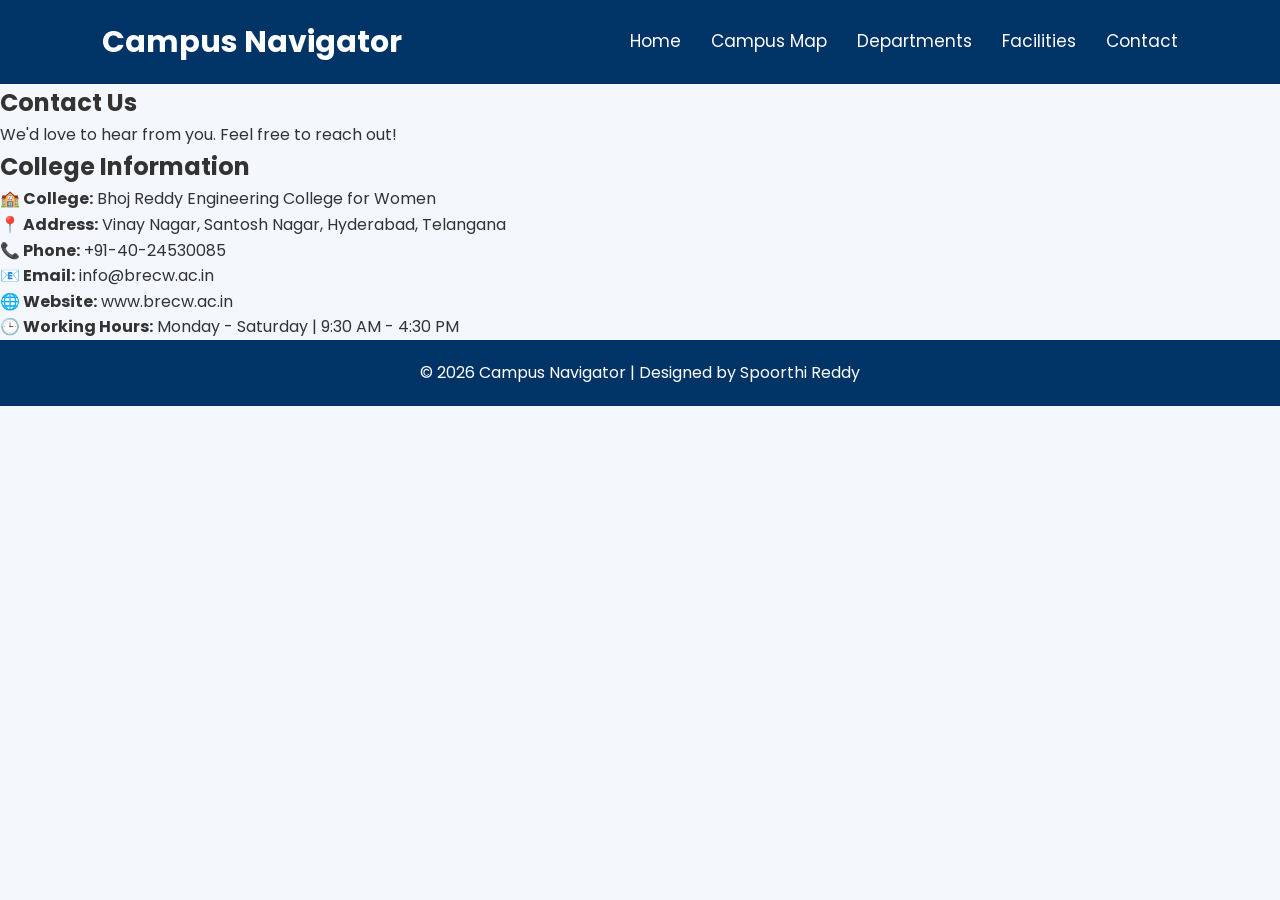
<file: contact.html>
<!DOCTYPE html>
<html lang="en">

<head>

    <meta charset="UTF-8">
    <meta name="viewport" content="width=device-width, initial-scale=1.0">

    <title>Contact | Campus Navigator</title>

    <link rel="stylesheet" href="css/style.css">

</head>

<body>

<header>

    <nav class="navbar">

        <div class="logo">
            <h2>Campus Navigator</h2>
        </div>

        <ul class="nav-links">
            <li><a href="index.html">Home</a></li>
            <li><a href="map.html">Campus Map</a></li>
            <li><a href="departments.html">Departments</a></li>
            <li><a href="facilities.html">Facilities</a></li>
            <li><a href="contact.html">Contact</a></li>
        </ul>

    </nav>

</header>

<section class="page-banner">

    <h1>Contact Us</h1>

    <p>
        We'd love to hear from you. Feel free to reach out!
    </p>

</section>

<section class="contact-section">

    <div class="contact-info">

        <h2>College Information</h2>

        <p><strong>🏫 College:</strong> Bhoj Reddy Engineering College for Women</p>

        <p><strong>📍 Address:</strong> Vinay Nagar, Santosh Nagar, Hyderabad, Telangana</p>

        <p><strong>📞 Phone:</strong> +91-40-24530085</p>

        <p><strong>📧 Email:</strong> info@brecw.ac.in</p>

        <p><strong>🌐 Website:</strong> www.brecw.ac.in</p>

        <p><strong>🕒 Working Hours:</strong> Monday - Saturday | 9:30 AM - 4:30 PM</p>

    </div>

    
</section>

<footer>

    <p>
        © 2026 Campus Navigator | Designed by Spoorthi Reddy
    </p>

</footer>

</body>

</html>
</file>
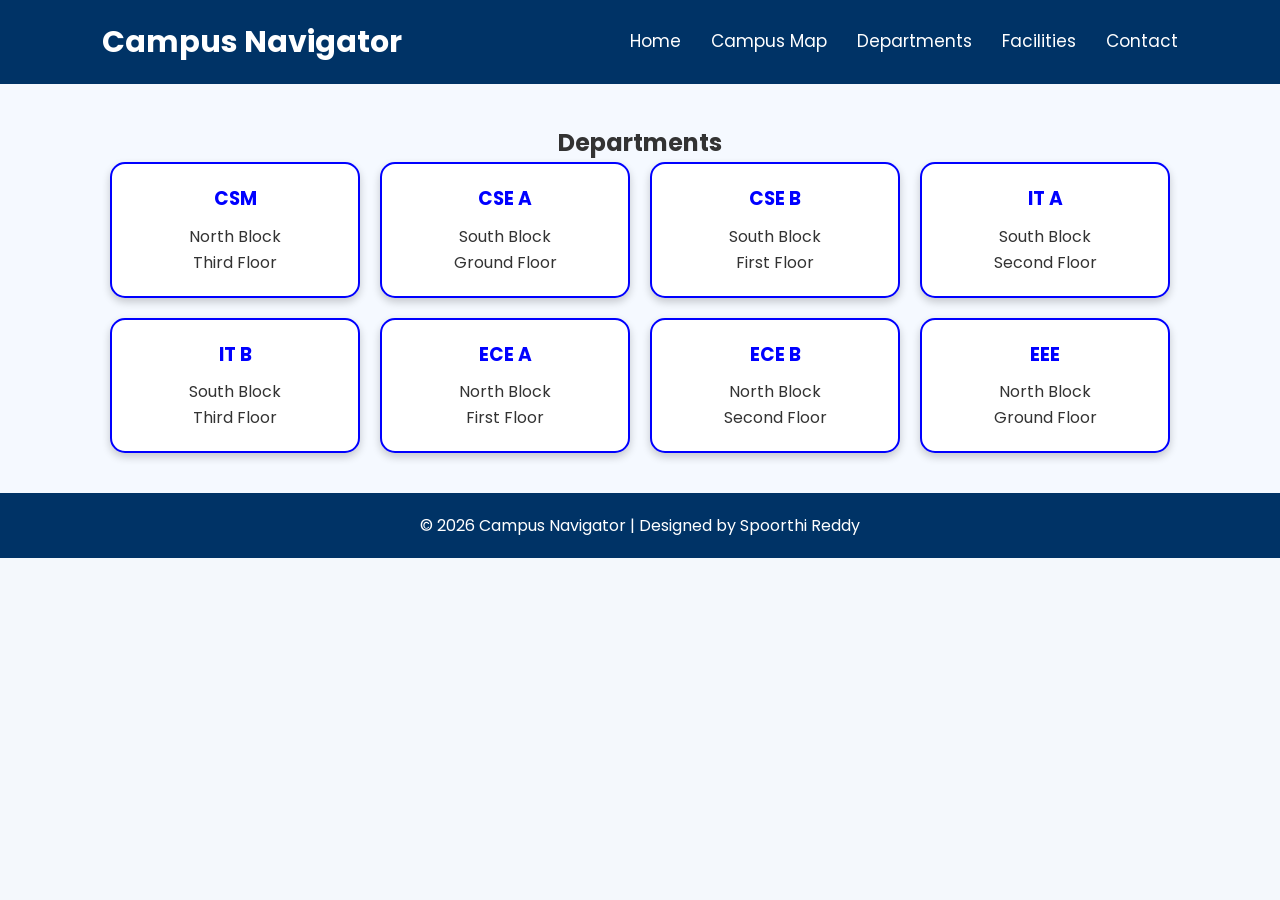
<file: departments.html>
<!DOCTYPE html>
<html lang="en">

<head>
    <meta charset="UTF-8">
    <meta name="viewport" content="width=device-width, initial-scale=1.0">

    <title>Departments | Campus Navigator</title>

    <link rel="stylesheet" href="css/style.css">
</head>

<body>

<header>

    <nav class="navbar">

        <div class="logo">
            <h2>Campus Navigator</h2>
        </div>

        <ul class="nav-links">
            <li><a href="index.html">Home</a></li>
            <li><a href="map.html">Campus Map</a></li>
            <li><a href="departments.html">Departments</a></li>
            <li><a href="facilities.html">Facilities</a></li>
            <li><a href="contact.html">Contact</a></li>
        </ul>

    </nav>

</header>

    <section id="departments">
    <h2>Departments</h2>

    <div class="department-container">

        <div class="department-box">
            <h3>CSM</h3>
            <p>North Block<br>Third Floor</p>
        </div>

        <div class="department-box">
            <h3>CSE A</h3>
            <p>South Block<br>Ground Floor</p>
        </div>

        <div class="department-box">
            <h3>CSE B</h3>
            <p>South Block<br>First Floor</p>
        </div>

        <div class="department-box">
            <h3>IT A</h3>
            <p>South Block<br>Second Floor</p>
        </div>

        <div class="department-box">
            <h3>IT B</h3>
            <p>South Block<br>Third Floor</p>
        </div>

        <div class="department-box">
            <h3>ECE A</h3>
            <p>North Block<br>First Floor</p>
        </div>

        <div class="department-box">
            <h3>ECE B</h3>
            <p>North Block<br>Second Floor</p>
        </div>

        <div class="department-box">
            <h3>EEE</h3>
            <p>North Block<br>Ground Floor</p>
        </div>

    </div>
</section>
<footer>
    <p>
        © 2026 Campus Navigator |
        Designed by Spoorthi Reddy
    </p>
</footer>

</body>
</html>
</file>
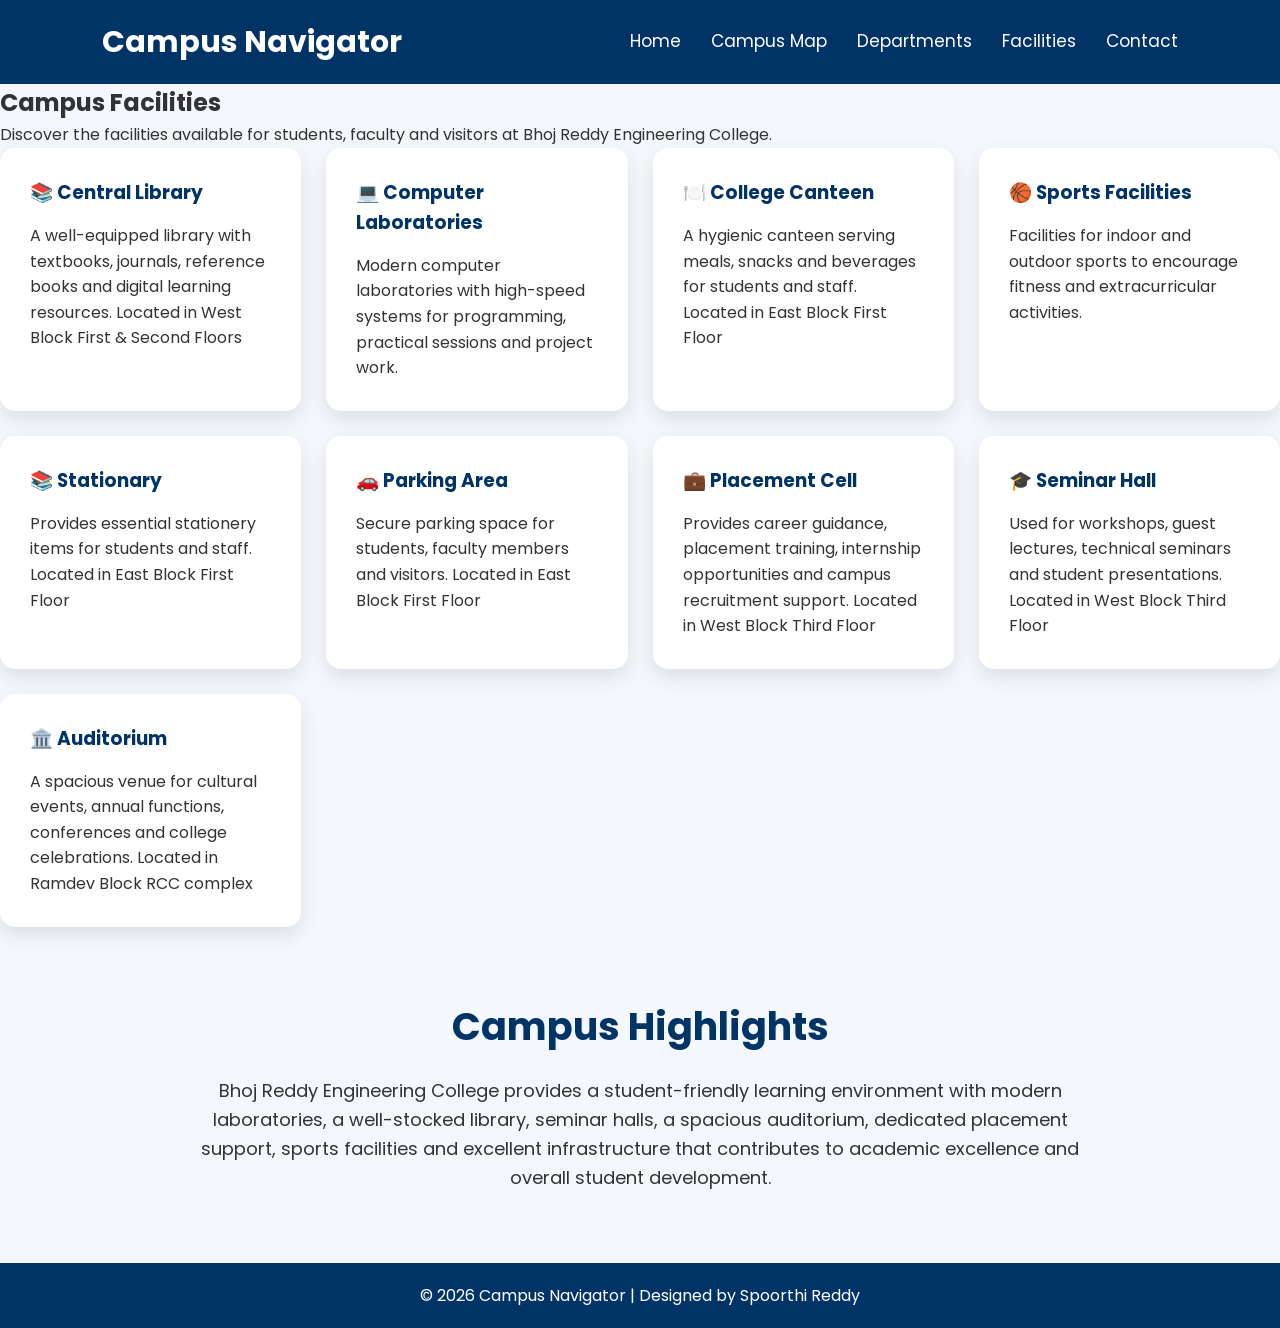
<file: facilities.html>
<!DOCTYPE html>
<html lang="en">

<head>

    <meta charset="UTF-8">
    <meta name="viewport" content="width=device-width, initial-scale=1.0">

    <title>Facilities | Campus Navigator</title>

    <link rel="stylesheet" href="css/style.css">

</head>

<body>

    <!-- ================= HEADER ================= -->

    <header>

        <nav class="navbar">

            <div class="logo">
                <h2>Campus Navigator</h2>
            </div>

            <ul class="nav-links">
                <li><a href="index.html">Home</a></li>
                <li><a href="map.html">Campus Map</a></li>
                <li><a href="departments.html">Departments</a></li>
                <li><a href="facilities.html">Facilities</a></li>
                <li><a href="contact.html">Contact</a></li>
            </ul>

        </nav>

    </header>

    <!-- ================= PAGE BANNER ================= -->

    <section class="page-banner">

        <h1>Campus Facilities</h1>

        <p>
            Discover the facilities available for students, faculty and visitors at
            Bhoj Reddy Engineering College.
        </p>

    </section>

    <!-- ================= FACILITIES ================= -->

    <section class="facility-section">

        <div class="card-container">

            <div class="card">
                <h3>📚 Central Library</h3>
                <p>
                    A well-equipped library with textbooks, journals,
                    reference books and digital learning resources.

                    Located in West Block
                    First & Second Floors
                </p>
            </div>

            <div class="card">
                <h3>💻 Computer Laboratories</h3>
                <p>
                    Modern computer laboratories with high-speed systems
                    for programming, practical sessions and project work.
                </p>
            </div>

            <div class="card">
                <h3>🍽️ College Canteen</h3>
                <p>
                    A hygienic canteen serving meals, snacks and beverages
                    for students and staff.

                    Located in East Block
                    First Floor
                </p>
            </div>

            <div class="card">
                <h3>🏀 Sports Facilities</h3>
                <p>
                    Facilities for indoor and outdoor sports to encourage
                    fitness and extracurricular activities.
                </p>
            </div>

            <div class="card">
                <h3> 📚 Stationary </h3>
                <p>
                    Provides essential stationery items for students and staff.

                    Located in East Block
                    First Floor
                </p>
            </div>

            <div class="card">
                <h3>🚗 Parking Area</h3>
                <p>
                    Secure parking space for students,
                    faculty members and visitors.

                    Located in East Block
                    First Floor
                </p>
            </div>

            <div class="card">
                <h3>💼 Placement Cell</h3>
                <p>
                    Provides career guidance, placement training,
                    internship opportunities and campus recruitment support.

                    Located in West Block
                    Third Floor
                </p>
            </div>

            <div class="card">
                <h3>🎓 Seminar Hall</h3>
                <p>
                    Used for workshops, guest lectures,
                    technical seminars and student presentations.

                    Located in West Block
                    Third Floor
                </p>
            </div>

            <div class="card">
                <h3>🏛️ Auditorium</h3>
                <p>
                    A spacious venue for cultural events,
                    annual functions, conferences and college celebrations.

                    Located in Ramdev Block
                    RCC complex
                </p>
            </div>

        </div>

    </section>

    <!-- ================= CAMPUS HIGHLIGHTS ================= -->

    <section class="about">

        <h2>Campus Highlights</h2>

        <p>
            Bhoj Reddy Engineering College provides a student-friendly learning
            environment with modern laboratories, a well-stocked library,
            seminar halls, a spacious auditorium, dedicated placement support,
            sports facilities and excellent infrastructure that contributes to
            academic excellence and overall student development.
        </p>

    </section>

    <!-- ================= FOOTER ================= -->

    <footer>

        <p>
            © 2026 Campus Navigator | Designed by Spoorthi Reddy
        </p>

    </footer>

</body>

</html>
</file>
<file: css/style.css>
/* ==========================
   Google Font
========================== */

@import url('https://fonts.googleapis.com/css2?family=Poppins:wght@300;400;500;600;700&display=swap');

/* ==========================
   General Styling
========================== */

*{
    margin:0;
    padding:0;
    box-sizing:border-box;
    font-family:'Poppins',sans-serif;
}

body{
    background:#f4f8fc;
    color:#333;
    line-height:1.6;
}

#contacts {
    background-color: #e3fdf6;
    padding: 40px;
}
/* ==========================
   Navigation Bar
========================== */

.navbar{
    background:#003366;
    color:white;

    display:flex;
    justify-content:space-between;
    align-items:center;

    padding:18px 8%;
}

.logo h2{
    font-size:30px;
}

.nav-links{
    display:flex;
    list-style:none;
}

.nav-links li{
    margin-left:30px;
}

.nav-links a{
    text-decoration:none;
    color:white;
    font-size:17px;
    transition:.3s;
}

.nav-links a:hover{
    color:#FFD700;
}

/* ==========================
   Hero Section
========================== */

.hero{

    height:90vh;

    display:flex;
    justify-content:center;
    align-items:center;

    text-align:center;

    background:linear-gradient(rgba(0, 97, 102, 0.75),
               rgba(0,51,102,0.75)),
               url("../images/campus.jpg");

    background-size:cover;
    background-position:center;

    color:white;

    padding:30px;
}

.hero h1{
    font-size:55px;
    margin-bottom:15px;
}

.hero h3{
    font-size:28px;
    margin-bottom:20px;
    color:#FFD700;
}

.hero p{
    max-width:700px;
    margin:auto;
    font-size:18px;
}

.btn{

    display:inline-block;

    margin-top:35px;

    padding:14px 35px;

    background:#FFD700;

    color:#003366;

    text-decoration:none;

    border-radius:8px;

    font-weight:bold;

    transition:.3s;
}

.btn:hover{

    background:white;

    transform:scale(1.05);

}

/* ==========================
   Quick Access
========================== */

.quick-access{

    padding:70px 8%;

    text-align:center;

}

.quick-access h2{

    font-size:40px;

    margin-bottom:40px;

    color:#003366;

}

.card-container{

    display:grid;

    grid-template-columns:repeat(auto-fit,minmax(250px,1fr));

    gap:25px;

}

.card{

    background:white;

    padding:30px;

    border-radius:15px;

    box-shadow:0 8px 20px rgba(0,0,0,0.1);

    transition:.3s;

}

.card:hover{

    transform:translateY(-10px);

}

.card h3{

    color:#003366;

    margin-bottom:15px;

}

/* ==========================
   About Section
========================== */

.about{

    padding:70px 10%;

    text-align:center;

}

.about h2{

    font-size:38px;

    color:#003366;

    margin-bottom:20px;

}

.about p{

    font-size:18px;

    max-width:900px;

    margin:auto;

}

/* ==========================
   Footer
========================== */

footer{

    background:#003366;

    color:white;

    text-align:center;

    padding:20px;

}

/* ==========================
   Responsive Design
========================== */

@media(max-width:768px){

    .navbar{

        flex-direction:column;

    }

    .nav-links{

        flex-direction:column;

        margin-top:20px;

        text-align:center;

    }

    .nav-links li{

        margin:12px 0;

    }

    .hero h1{

        font-size:38px;

    }

    .hero h3{

        font-size:22px;

    }

}

#departments {
    padding: 40px;
    background-color: #f5f9ff;
    text-align: center;
}

.department-container {
    display: flex;
    flex-wrap: wrap;
    justify-content: center;
    gap: 20px;
}

.department-box {
    width: 250px;
    padding: 20px;
    background-color: white;
    border: 2px solid blue;
    border-radius: 15px;
    box-shadow: 0px 4px 8px rgba(0,0,0,0.2);
}

.department-box h3 {
    color: blue;
    margin-bottom: 10px;
}

.department-box p {
    font-size: 16px;
}
</file>
